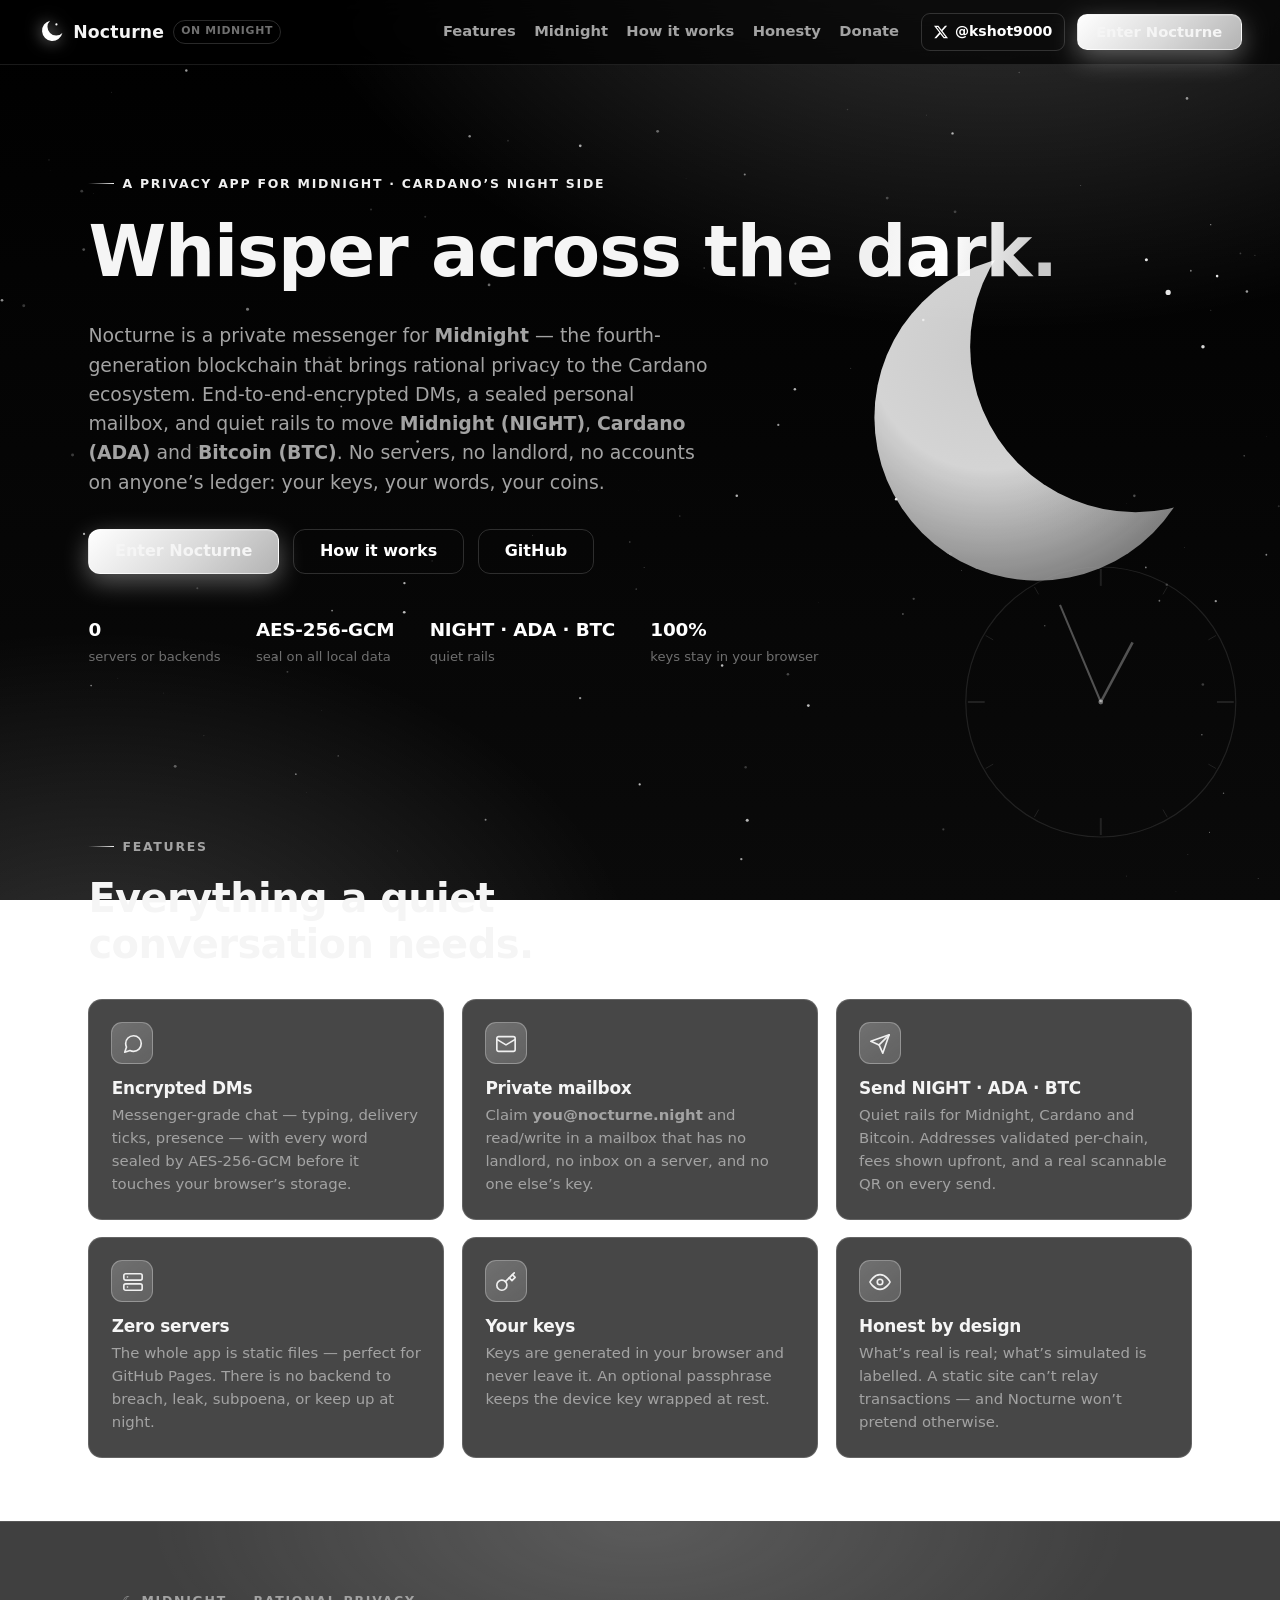
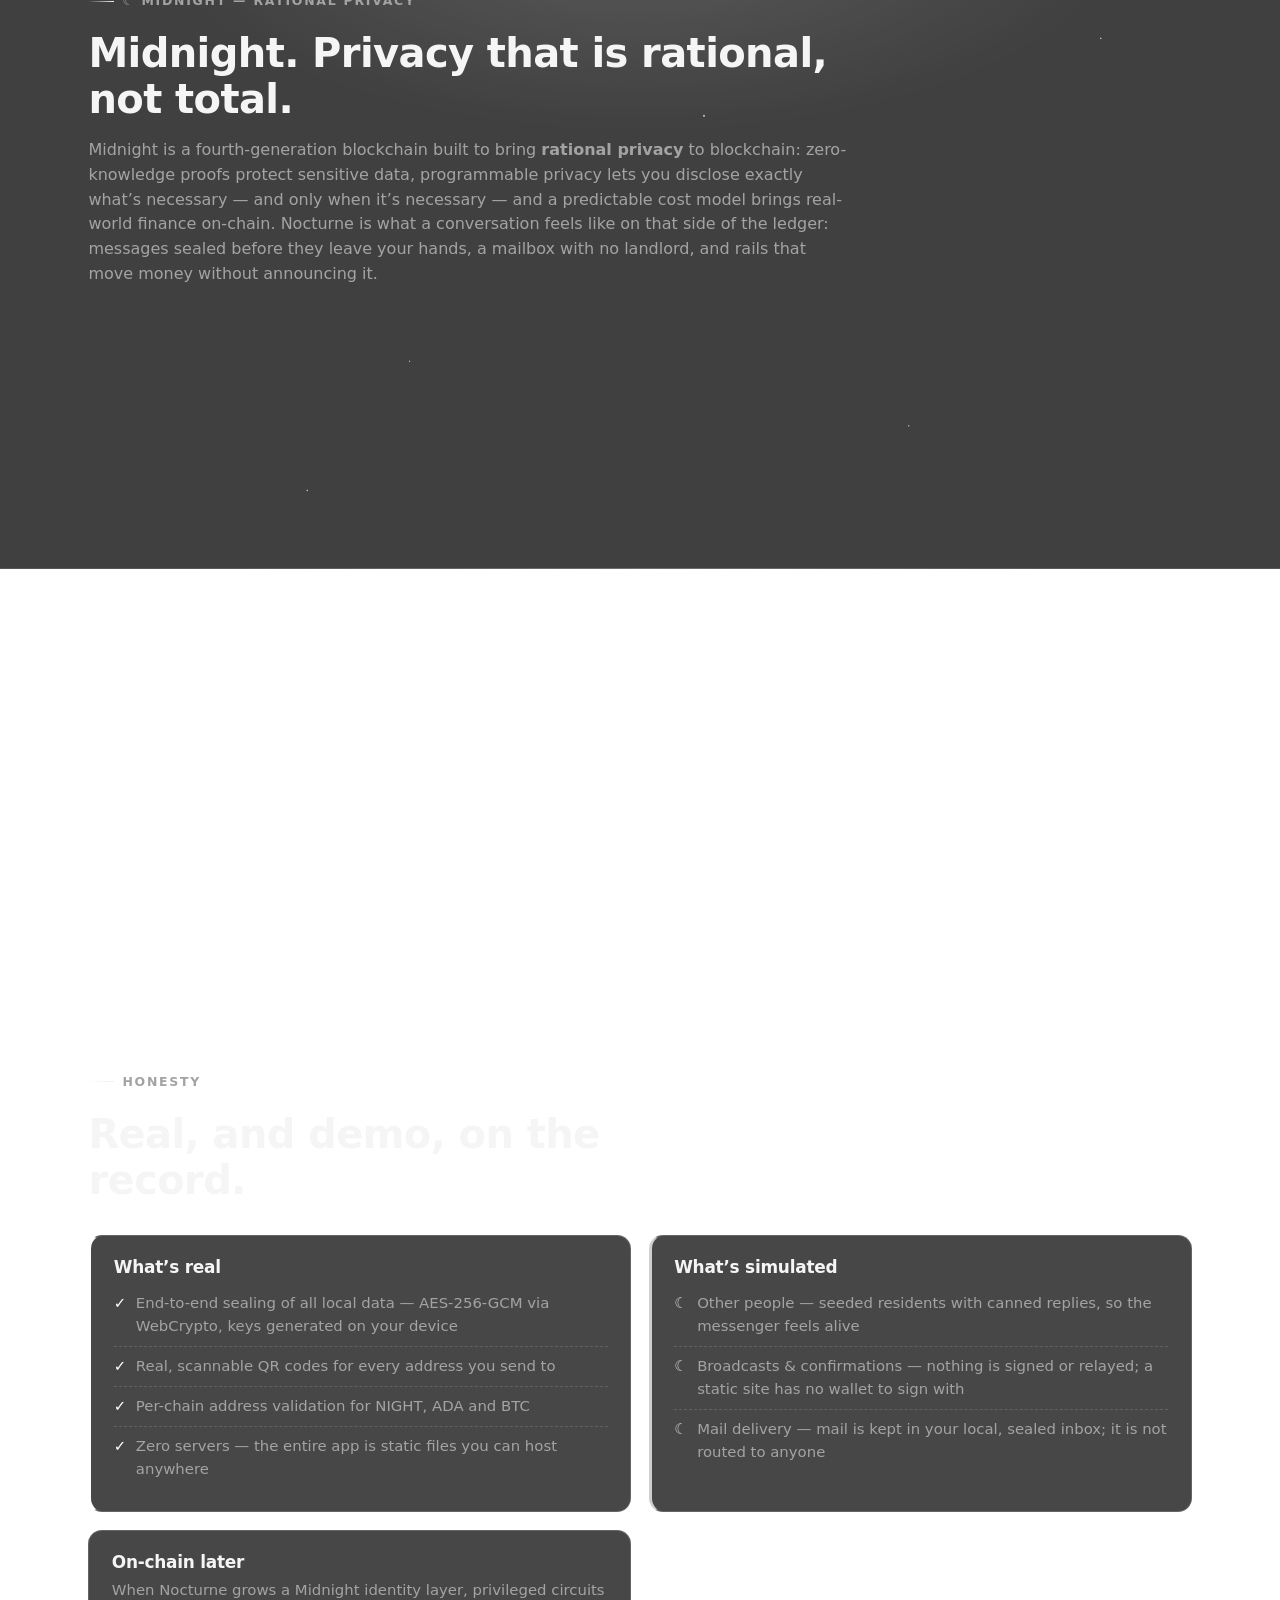
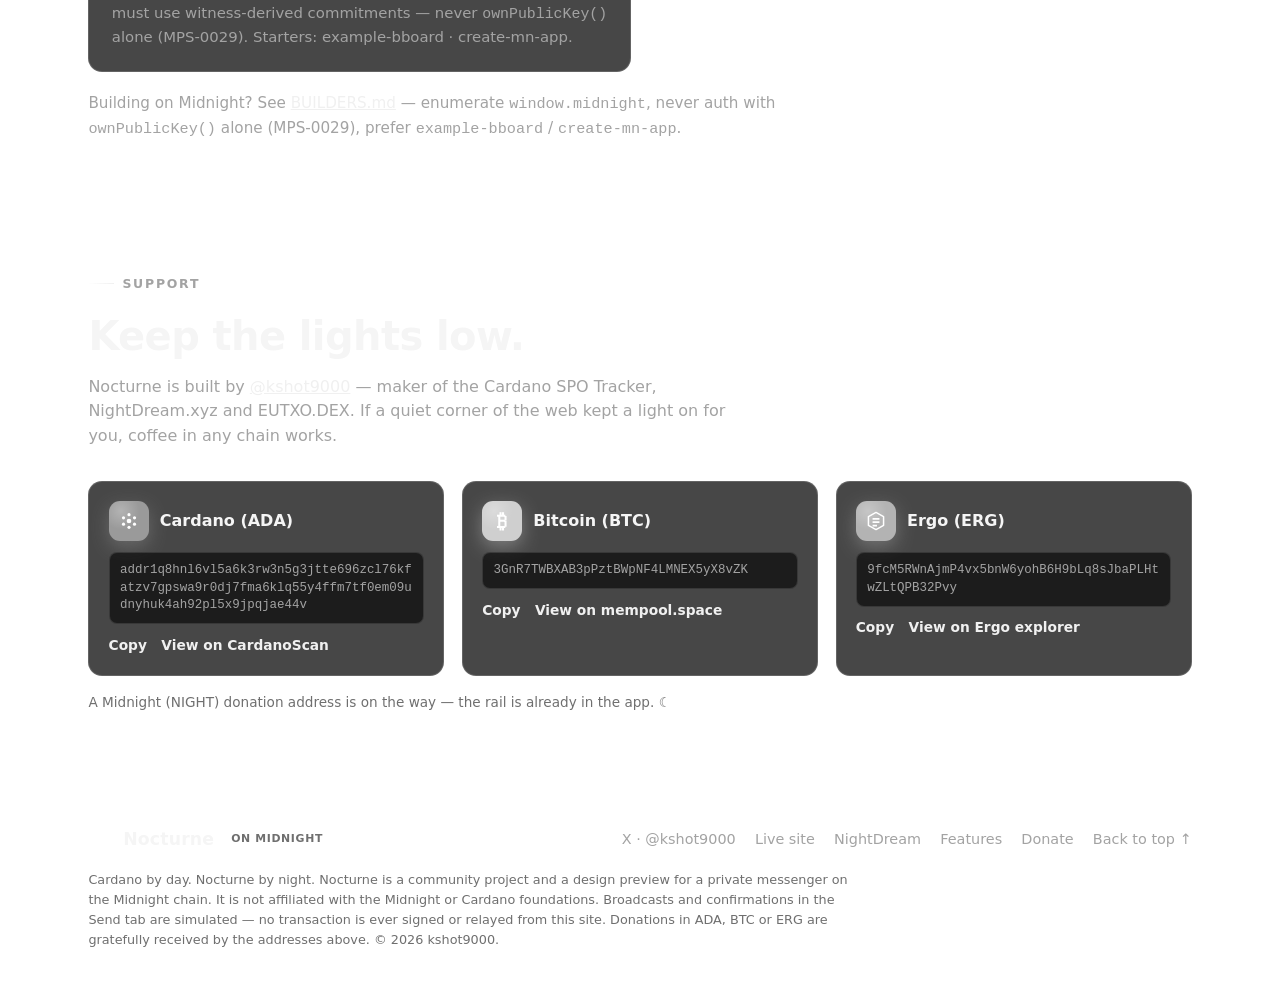
<file: index.html>
<!doctype html>
<html lang="en">
<head>
  <meta charset="utf-8">
  <meta name="viewport" content="width=device-width, initial-scale=1">
  <title>Nocturne — Private Messaging on Midnight</title>
  <meta name="description" content="Nocturne is a private messenger for the Midnight chain — end-to-end-encrypted DMs, a sealed personal mailbox, and quiet rails to send Midnight (NIGHT), Cardano (ADA) and Bitcoin (BTC). No servers. Your keys.">
  <meta property="og:title" content="Nocturne — Private Messaging on Midnight">
  <meta property="og:description" content="Cardano by day. Nocturne by night. Encrypted DMs, a private mailbox and quiet NIGHT · ADA · BTC rails. No servers, no landlord.">
  <meta property="og:type" content="website">
  <meta property="og:url" content="https://kshot3000.github.io/nocturne/">
  <meta name="theme-color" content="#000000">
  <link rel="icon" type="image/svg+xml" href="assets/favicon.svg">
  <link rel="stylesheet" href="css/style.css?v=1">
</head>
<body>

<canvas id="stars" aria-hidden="true"></canvas>

<!-- ============================================================
     LANDING
     ============================================================ -->
<div id="site">

  <header class="nav">
    <a class="brand" href="#top">
      <svg class="moon-mark" viewBox="0 0 24 24" fill="none" aria-hidden="true">
        <path d="M22.5 12.9A9.5 9.5 0 1 1 11.1 1.5a8 8 0 1 0 11.4 11.4Z" fill="#ffffff"/>
        <circle cx="17" cy="5" r="1" fill="#ffffff"/>
      </svg>
      Nocturne
      <span class="brand-tag">on Midnight</span>
    </a>

    <nav class="nav-links" id="nav-links" aria-label="Primary">
      <a href="#features">Features</a>
      <a href="#midnight">Midnight</a>
      <a href="#how">How it works</a>
      <a href="#honesty">Honesty</a>
      <a href="#donate">Donate</a>
    </nav>

    <div class="nav-actions">
      <a class="x-link" href="https://x.com/kshot9000" target="_blank" rel="noopener" aria-label="Nocturne on X">
        <svg width="14" height="14" viewBox="0 0 24 24" fill="currentColor" aria-hidden="true"><path d="M18.9 1.15h3.68l-8.04 9.19L24 22.85h-7.41l-5.8-7.58-6.64 7.58H.47l8.6-9.83L0 1.15h7.59l5.24 6.93ZM17.61 20.64h2.04L6.49 3.24H4.3Z"/></svg>
        @kshot9000
      </a>
      <button class="btn btn-primary" data-act="enter">Enter Nocturne</button>
      <button class="nav-burger" id="nav-burger" aria-label="Menu" aria-expanded="false" aria-controls="nav-links">☰</button>
    </div>
  </header>

  <main id="top">

    <!-- HERO -->
    <section class="hero">
      <p class="kicker">A privacy app for Midnight · Cardano’s night side</p>
      <h1>Whisper across the <span class="grad">dark.</span></h1>
      <p class="lede">
        Nocturne is a private messenger for <b>Midnight</b> — the fourth-generation
        blockchain that brings rational privacy to the Cardano ecosystem.
        End-to-end-encrypted DMs, a sealed personal mailbox, and quiet rails to move
        <b>Midnight (NIGHT)</b>, <b>Cardano (ADA)</b> and <b>Bitcoin (BTC)</b>.
        No servers, no landlord, no accounts on anyone’s ledger: your keys,
        your words, your coins.
      </p>
      <div class="hero-cta">
        <button class="btn btn-primary btn-lg" data-act="enter">Enter Nocturne</button>
        <a class="btn btn-ghost btn-lg" href="#how">How it works</a>
        <a class="btn btn-ghost btn-lg" href="https://github.com/Kshot3000/nocturne" target="_blank" rel="noopener">GitHub</a>
      </div>
      <ul class="hero-stats">
        <li><b>0</b><span>servers or backends</span></li>
        <li><b>AES-256-GCM</b><span>seal on all local data</span></li>
        <li><b>NIGHT · ADA · BTC</b><span>quiet rails</span></li>
        <li><b>100%</b><span>keys stay in your browser</span></li>
      </ul>

      <div class="hero-moon" aria-hidden="true">
        <svg viewBox="0 0 400 400" fill="none">
          <defs>
            <radialGradient id="mg" cx="35%" cy="30%" r="80%">
              <stop offset="0%" stop-color="#f5f5f5"/>
              <stop offset="45%" stop-color="#ffffff"/>
              <stop offset="100%" stop-color="#8a8a8a"/>
            </radialGradient>
            <mask id="cut">
              <rect width="400" height="400" fill="white"/>
              <circle cx="290" cy="140" r="152" fill="black"/>
            </mask>
          </defs>
          <circle cx="200" cy="205" r="150" fill="url(#mg)" mask="url(#cut)" opacity="0.92"/>
          <circle cx="320" cy="90" r="2.4" fill="#ffffff"/>
          <circle cx="352" cy="140" r="1.6" fill="#f0f0f0"/>
          <circle cx="300" cy="60" r="1.4" fill="#ffffff"/>
          <circle cx="365" cy="75" r="1.2" fill="#ffffff"/>
          <circle cx="120" cy="330" r="1.6" fill="#b3b3b3"/>
          <circle cx="70" cy="280" r="1.2" fill="#ffffff"/>
        </svg>
      </div>
    </section>

    <!-- FEATURES -->
    <section id="features" class="section">
      <header class="section-head reveal">
        <p class="kicker">Features</p>
        <h2>Everything a quiet conversation needs.</h2>
      </header>
      <div class="grid features-grid">
        <div class="card reveal">
          <div class="icon" aria-hidden="true">
            <svg width="22" height="22" viewBox="0 0 24 24" fill="none" stroke="currentColor" stroke-width="1.8" stroke-linecap="round" stroke-linejoin="round"><path d="M21 11.5a8.38 8.38 0 0 1-8.5 8.5 8.5 8.5 0 0 1-3.8-.9L3 21l1.9-5.7a8.38 8.38 0 0 1-.9-3.8 8.5 8.5 0 0 1 8.5-8.5 8.38 8.38 0 0 1 8.5 8.5z"/></svg>
          </div>
          <h3>Encrypted DMs</h3>
          <p>Messenger-grade chat — typing, delivery ticks, presence — with every word sealed by AES-256-GCM before it touches your browser’s storage.</p>
        </div>
        <div class="card reveal">
          <div class="icon" aria-hidden="true">
            <svg width="22" height="22" viewBox="0 0 24 24" fill="none" stroke="currentColor" stroke-width="1.8" stroke-linecap="round" stroke-linejoin="round"><rect x="2" y="4" width="20" height="16" rx="2"/><path d="m22 7-10 6L2 7"/></svg>
          </div>
          <h3>Private mailbox</h3>
          <p>Claim <b>you@nocturne.night</b> and read/write in a mailbox that has no landlord, no inbox on a server, and no one else’s key.</p>
        </div>
        <div class="card reveal">
          <div class="icon" aria-hidden="true">
            <svg width="22" height="22" viewBox="0 0 24 24" fill="none" stroke="currentColor" stroke-width="1.8" stroke-linecap="round" stroke-linejoin="round"><path d="m22 2-7 20-4-9-9-4Z"/><path d="M22 2 11 13"/></svg>
          </div>
          <h3>Send NIGHT · ADA · BTC</h3>
          <p>Quiet rails for Midnight, Cardano and Bitcoin. Addresses validated per-chain, fees shown upfront, and a real scannable QR on every send.</p>
        </div>
        <div class="card reveal">
          <div class="icon" aria-hidden="true">
            <svg width="22" height="22" viewBox="0 0 24 24" fill="none" stroke="currentColor" stroke-width="1.8" stroke-linecap="round" stroke-linejoin="round"><rect x="2" y="3" width="20" height="7" rx="2"/><rect x="2" y="14" width="20" height="7" rx="2"/><path d="M6 6.5h.01M6 17.5h.01"/></svg>
          </div>
          <h3>Zero servers</h3>
          <p>The whole app is static files — perfect for GitHub Pages. There is no backend to breach, leak, subpoena, or keep up at night.</p>
        </div>
        <div class="card reveal">
          <div class="icon" aria-hidden="true">
            <svg width="22" height="22" viewBox="0 0 24 24" fill="none" stroke="currentColor" stroke-width="1.8" stroke-linecap="round" stroke-linejoin="round"><circle cx="7.5" cy="15.5" r="5.5"/><path d="m21 2-9.6 9.6"/><path d="m15.5 7.5 3 3L22 7l-3-3"/></svg>
          </div>
          <h3>Your keys</h3>
          <p>Keys are generated in your browser and never leave it. An optional passphrase keeps the device key wrapped at rest.</p>
        </div>
        <div class="card reveal">
          <div class="icon" aria-hidden="true">
            <svg width="22" height="22" viewBox="0 0 24 24" fill="none" stroke="currentColor" stroke-width="1.8" stroke-linecap="round" stroke-linejoin="round"><path d="M1 12s4-8 11-8 11 8 11 8-4 8-11 8-11-8-11-8z"/><circle cx="12" cy="12" r="3"/></svg>
          </div>
          <h3>Honest by design</h3>
          <p>What’s real is real; what’s simulated is labelled. A static site can’t relay transactions — and Nocturne won’t pretend otherwise.</p>
        </div>
      </div>
    </section>

    <!-- MIDNIGHT -->
    <section id="midnight" class="section-dark">
      <div class="section" style="padding-top:clamp(3rem,7vh,5rem);padding-bottom:clamp(3rem,7vh,5rem)">
        <header class="section-head reveal" style="max-width:760px">
          <p class="kicker">☾ Midnight — rational privacy</p>
          <h2>Midnight. Privacy that is rational, not total.</h2>
          <p>
            Midnight is a fourth-generation blockchain built to bring <b>rational privacy</b>
            to blockchain: zero-knowledge proofs protect sensitive data, programmable privacy
            lets you disclose exactly what’s necessary — and only when it’s necessary — and a
            predictable cost model brings real-world finance on-chain.
            Nocturne is what a conversation feels like on that side of the ledger:
            messages sealed before they leave your hands, a mailbox with no landlord,
            and rails that move money without announcing it.
          </p>
        </header>
        <div class="grid mid-cards">
          <div class="card mid-card reveal">
            <span class="num" aria-hidden="true">1</span>
            <div>
              <h3>Programmable privacy</h3>
              <p class="muted">All user data stays shielded; only what’s necessary is disclosed, when it’s necessary. Nocturne lives at “private” by default.</p>
            </div>
          </div>
          <div class="card mid-card reveal">
            <span class="num" aria-hidden="true">2</span>
            <div>
              <h3>NIGHT → DUST economy</h3>
              <p class="muted">NIGHT is Midnight’s utility token — it continuously generates DUST, the resource that powers transactions. Predictable costs, every time.</p>
            </div>
          </div>
          <div class="card mid-card reveal">
            <span class="num" aria-hidden="true">3</span>
            <div>
              <h3>Dual-state ledger</h3>
              <p class="muted">A hybrid model: UTXOs and account-state contracts update in one atomic step, with a public on-chain state and a private local state linked by ZK proofs.</p>
            </div>
          </div>
        </div>
      </div>
    </section>

    <!-- HOW IT WORKS -->
    <section id="how" class="section">
      <header class="section-head reveal">
        <p class="kicker">How it works</p>
        <h2>Three steps into the dark.</h2>
      </header>
      <div class="steps">
        <div class="card step reveal">
          <span class="n">Step 1 · Identity</span>
          <h3>Create your handle</h3>
          <p>Pick a handle, set a passphrase (optional), and your sealed mailbox <b>you@nocturne.night</b> comes alive — right in this browser.</p>
        </div>
        <div class="card step reveal">
          <span class="n">Step 2 · Channel</span>
          <h3>Pick your channel</h3>
          <p>A DM, a mail note, or a send of NIGHT, ADA or BTC. Every channel validates, seals and keeps its own record locally.</p>
        </div>
        <div class="card step reveal">
          <span class="n">Step 3 · Send</span>
          <h3>Send into the dark</h3>
          <p>Review with a real scannable QR, broadcast, and watch the (simulated) confirmation land in Activity.</p>
        </div>
      </div>
    </section>

    <!-- HONESTY -->
    <section id="honesty" class="section">
      <header class="section-head reveal">
        <p class="kicker">Honesty</p>
        <h2>Real, and demo, on the record.</h2>
      </header>
      <div class="grid honesty-grid">
        <div class="card h-card reveal">
          <h3>What’s real</h3>
          <ul class="h-list">
            <li><span class="mark">✓</span> End-to-end sealing of all local data — AES-256-GCM via WebCrypto, keys generated on your device</li>
            <li><span class="mark">✓</span> Real, scannable QR codes for every address you send to</li>
            <li><span class="mark">✓</span> Per-chain address validation for NIGHT, ADA and BTC</li>
            <li><span class="mark">✓</span> Zero servers — the entire app is static files you can host anywhere</li>
          </ul>
        </div>
        <div class="card h-card sim reveal">
          <h3>What’s simulated</h3>
          <ul class="h-list">
            <li><span class="mark">☾</span> Other people — seeded residents with canned replies, so the messenger feels alive</li>
            <li><span class="mark">☾</span> Broadcasts &amp; confirmations — nothing is signed or relayed; a static site has no wallet to sign with</li>
            <li><span class="mark">☾</span> Mail delivery — mail is kept in your local, sealed inbox; it is not routed to anyone</li>
          </ul>
        </div>
      
        <div class="card">
          <h3>On-chain later</h3>
          <p>When Nocturne grows a Midnight identity layer, privileged circuits must use witness-derived commitments —
          never <code>ownPublicKey()</code> alone (MPS-0029). Starters: example-bboard · create-mn-app.</p>
        </div>
      </div>
      <p class="muted" style="margin:1.25rem 0 0;max-width:720px;font-size:0.95rem">
        Building on Midnight? See <a href="BUILDERS.md">BUILDERS.md</a> —
        enumerate <code>window.midnight</code>, never auth with <code>ownPublicKey()</code> alone (MPS-0029),
        prefer <code>example-bboard</code> / <code>create-mn-app</code>.
      </p>
    </section>

    <!-- DONATE -->
    <section id="donate" class="section">
      <header class="section-head reveal">
        <p class="kicker">Support</p>
        <h2>Keep the lights low.</h2>
        <p>
          Nocturne is built by <a href="https://x.com/kshot9000" target="_blank" rel="noopener">@kshot9000</a> —
          maker of the Cardano SPO Tracker, NightDream.xyz and EUTXO.DEX.
          If a quiet corner of the web kept a light on for you, coffee in any chain works.
        </p>
      </header>
      <div class="donate-grid">
        <div class="donation reveal" style="--c:#9a9a9a">
          <div class="don-top">
            <span class="don-icon" style="--c:#9a9a9a" aria-hidden="true">
              <svg viewBox="0 0 32 32" width="22" height="22"><g fill="#fff"><circle cx="16" cy="16" r="3.4"/><circle cx="16" cy="6.8" r="2.3"/><circle cx="24" cy="11.4" r="2.3"/><circle cx="24" cy="20.6" r="2.3"/><circle cx="16" cy="25.2" r="2.3"/><circle cx="8" cy="20.6" r="2.3"/><circle cx="8" cy="11.4" r="2.3"/></g></svg>
            </span>
            <span class="don-label">Cardano (ADA)</span>
          </div>
          <code class="don-addr">addr1q8hnl6vl5a6k3rw3n5g3jtte696zcl76kfatzv7gpswa9r0dj7fma6klq55y4ffm7tf0em09udnyhuk4ah92pl5x9jpqjae44v</code>
          <div class="don-actions">
            <button class="link" data-copy="addr1q8hnl6vl5a6k3rw3n5g3jtte696zcl76kfatzv7gpswa9r0dj7fma6klq55y4ffm7tf0em09udnyhuk4ah92pl5x9jpqjae44v" data-label="ADA address">Copy</button>
            <a class="link" href="https://cardanoscan.io/addresses/addr1q8hnl6vl5a6k3rw3n5g3jtte696zcl76kfatzv7gpswa9r0dj7fma6klq55y4ffm7tf0em09udnyhuk4ah92pl5x9jpqjae44v" target="_blank" rel="noopener">View on CardanoScan</a>
          </div>
        </div>
        <div class="donation reveal" style="--c:#cfcfcf">
          <div class="don-top">
            <span class="don-icon" style="--c:#cfcfcf" aria-hidden="true">₿</span>
            <span class="don-label">Bitcoin (BTC)</span>
          </div>
          <code class="don-addr">3GnR7TWBXAB3pPztBWpNF4LMNEX5yX8vZK</code>
          <div class="don-actions">
            <button class="link" data-copy="3GnR7TWBXAB3pPztBWpNF4LMNEX5yX8vZK" data-label="BTC address">Copy</button>
            <a class="link" href="https://mempool.space/address/3GnR7TWBXAB3pPztBWpNF4LMNEX5yX8vZK" target="_blank" rel="noopener">View on mempool.space</a>
          </div>
        </div>
        <div class="donation reveal" style="--c:#b3b3b3">
          <div class="don-top">
            <span class="don-icon" style="--c:#b3b3b3" aria-hidden="true">
              <svg viewBox="0 0 32 32" width="22" height="22"><path d="M16 3.5 27 9.75v12.5L16 28.5 5 22.25V9.75z" fill="none" stroke="#fff" stroke-width="2.2" stroke-linejoin="round"/><path d="M11 11.6h10v2.5H11zm0 4.9h10v2.5H11zm0 4.9h6.4v2.5H11z" fill="#fff"/></svg>
            </span>
            <span class="don-label">Ergo (ERG)</span>
          </div>
          <code class="don-addr">9fcM5RWnAjmP4vx5bnW6yohB6H9bLq8sJbaPLHtwZLtQPB32Pvy</code>
          <div class="don-actions">
            <button class="link" data-copy="9fcM5RWnAjmP4vx5bnW6yohB6H9bLq8sJbaPLHtwZLtQPB32Pvy" data-label="ERG address">Copy</button>
            <a class="link" href="https://explorer.ergoplatform.com/addresses/9fcM5RWnAjmP4vx5bnW6yohB6H9bLq8sJbaPLHtwZLtQPB32Pvy" target="_blank" rel="noopener">View on Ergo explorer</a>
          </div>
        </div>
      </div>
      <p class="don-note reveal" style="margin-top:1rem">
        A Midnight (NIGHT) donation address is on the way — the rail is already in the app. ☾
      </p>
    </section>
  </main>

  <footer>
    <div class="foot-row">
      <a class="brand" href="#top">
        <svg class="moon-mark" viewBox="0 0 24 24" fill="none" aria-hidden="true">
          <path d="M22.5 12.9A9.5 9.5 0 1 1 11.1 1.5a8 8 0 1 0 11.4 11.4Z" fill="#ffffff"/>
        </svg>
        Nocturne
        <span class="brand-tag">on Midnight</span>
      </a>
      <div class="foot-links">
        <a href="https://x.com/kshot9000" target="_blank" rel="noopener">X · @kshot9000</a>
        <a href="https://kshot3000.github.io/nocturne/" target="_blank" rel="noopener">Live site</a>
        <a href="https://nightdream.xyz/" target="_blank" rel="noopener">NightDream</a>
        <a href="#features">Features</a>
        <a href="#donate">Donate</a>
        <a href="#top">Back to top ↑</a>
      </div>
    </div>
    <p class="foot-legal">
      Cardano by day. Nocturne by night. Nocturne is a community project and a design preview for a
      private messenger on the Midnight chain. It is not affiliated with the Midnight or Cardano
      foundations. Broadcasts and confirmations in the Send tab are simulated — no transaction is
      ever signed or relayed from this site. Donations in ADA, BTC or ERG are gratefully received
      by the addresses above. © <span id="year">2026</span> kshot9000.
    </p>
  </footer>
</div>

<!-- ============================================================
     APP
     ============================================================ -->
<div id="app" class="app hidden" aria-hidden="true">
  <header class="app-bar">
    <a class="brand" href="#top" data-act="to-site">
      <svg class="moon-mark" viewBox="0 0 24 24" fill="none" aria-hidden="true">
        <path d="M22.5 12.9A9.5 9.5 0 1 1 11.1 1.5a8 8 0 1 0 11.4 11.4Z" fill="#ffffff"/>
      </svg>
      Nocturne
    </a>

    <div class="app-id">
      <span class="avatar sm" id="app-avatar">N</span>
      <span class="who">
        <b id="app-handle">@you</b>
        <small id="app-mailbox">you@nocturne.night</small>
      </span>
      <span class="badge-lock" id="app-lock">🔒 AES-256-GCM</span>
    </div>

    <div class="app-actions">
      <button class="link" data-act="ask-clear">Clear local data</button>
      <button class="btn btn-ghost" data-act="to-site">← Site</button>
    </div>
  </header>

  <div class="app-body">
    <aside class="app-side">
      <div class="tabs" role="tablist" aria-label="Sections">
        <button class="tab-btn active" data-act="tab" data-tab="messages" role="tab" aria-selected="true"><span class="ti">💬</span>Chats</button>
        <button class="tab-btn" data-act="tab" data-tab="mail" role="tab" aria-selected="false"><span class="ti">✉</span>Mail</button>
        <button class="tab-btn" data-act="tab" data-tab="send" role="tab" aria-selected="false"><span class="ti">☾</span>Send</button>
        <button class="tab-btn" data-act="tab" data-tab="activity" role="tab" aria-selected="false"><span class="ti">≡</span>Activity</button>
      </div>
      <div class="side-list" id="side-list"></div>
    </aside>
    <main class="app-main" id="app-main"></main>
  </div>
</div>

<!-- ============================================================
     MODALS
     ============================================================ -->

<!-- Onboarding -->
<div id="m-onboard" class="modal hidden" aria-hidden="true" role="dialog" aria-modal="true" aria-label="Create your Nocturne identity">
  <div class="modal-card">
    <h2>Create your Nocturne identity</h2>
    <p class="sub">Everything is generated in this browser. A device key is minted here, and all your chats, mail and sends are sealed with it before storage.</p>
    <form id="ob-form" novalidate>
      <label>Handle
        <span class="handle-row">
          <span class="handle-prefix">@</span>
          <input id="ob-handle" type="text" autocomplete="off" spellcheck="false" placeholder="stargazer" maxlength="24">
        </span>
      </label>
      <div class="mailbox-preview" id="ob-mailbox">yourhandle@nocturne.night</div>
      <label>Passphrase <span class="faint">(optional, recommended)</span>
        <input id="ob-pass" type="password" autocomplete="new-password" placeholder="locks your sealed data">
      </label>
      <label>Confirm passphrase
        <input id="ob-pass2" type="password" autocomplete="new-password" placeholder="once again">
      </label>
      <p class="hint">With a passphrase, your device key stays wrapped in this browser. Without one, it is stored in plain local storage — fine for a demo, less so for secrets.</p>
      <div class="modal-actions">
        <button type="button" class="btn btn-ghost" data-close="m-onboard">Cancel</button>
        <button type="submit" class="btn btn-primary" id="ob-go">Enter Nocturne</button>
      </div>
    </form>
  </div>
</div>

<!-- Unlock -->
<div id="m-unlock" class="modal hidden" aria-hidden="true" role="dialog" aria-modal="true" aria-label="Unlock Nocturne">
  <div class="modal-card">
    <h2>Unlock Nocturne</h2>
    <p class="sub">Your sealed data is locked with a passphrase. Enter it to unwrap your device key — the key itself is never stored in plain form.</p>
    <form id="ul-form" novalidate>
      <label>Passphrase
        <input id="ul-pass" type="password" autocomplete="current-password" placeholder="••••••••">
      </label>
      <div class="modal-actions">
        <button type="button" class="btn btn-ghost" data-close="m-unlock">Cancel</button>
        <button type="submit" class="btn btn-primary">Unlock</button>
      </div>
    </form>
    <p class="hint" style="margin-top:1rem;margin-bottom:0">Forgot it? The seal cannot be broken — that’s the point. You can erase local data and start fresh.</p>
    <button class="link" id="ul-reset" style="color:var(--bad)">Erase local data &amp; start over</button>
  </div>
</div>

<!-- New chat -->
<div id="m-newchat" class="modal hidden" aria-hidden="true" role="dialog" aria-modal="true" aria-label="New chat">
  <div class="modal-card">
    <h2>New chat</h2>
    <p class="sub">Demo mode: any handle becomes a resident. Seeded residents: @nocturne, @moon_whisper, @ada_dev, @btc_ghost.</p>
    <form id="nc-form" novalidate>
      <label>Handle
        <span class="handle-row">
          <span class="handle-prefix">@</span>
          <input id="nc-handle" type="text" autocomplete="off" spellcheck="false" placeholder="moon_whisper" maxlength="24">
        </span>
      </label>
      <div class="modal-actions">
        <button type="button" class="btn btn-ghost" data-close="m-newchat">Cancel</button>
        <button type="submit" class="btn btn-primary">Create chat</button>
      </div>
    </form>
  </div>
</div>

<!-- Compose mail -->
<div id="m-compose" class="modal hidden" aria-hidden="true" role="dialog" aria-modal="true" aria-label="Compose mail">
  <div class="modal-card">
    <h2>Compose</h2>
    <p class="sub">From <b id="cm-from"></b> · mail is sealed and kept locally; mail to your own handle also lands in your inbox.</p>
    <form id="compose-form" novalidate>
      <label>To
        <input id="cm-to" type="text" autocomplete="off" spellcheck="false" placeholder="someone@nocturne.night">
      </label>
      <label>Subject
        <input id="cm-subj" type="text" maxlength="140" placeholder="a quiet hello">
      </label>
      <label>Message
        <textarea id="cm-body" maxlength="4000" placeholder="The dark is a good listener…"></textarea>
      </label>
      <div class="modal-actions">
        <button type="button" class="btn btn-ghost" data-close="m-compose">Cancel</button>
        <button type="submit" class="btn btn-primary">Send mail</button>
      </div>
    </form>
  </div>
</div>

<!-- Review send -->
<div id="m-review" class="modal hidden" aria-hidden="true" role="dialog" aria-modal="true" aria-label="Review send">
  <div class="modal-card wide">
    <div class="rv-head">
      <span class="rv-coin" id="rv-asset-dot" style="--c:#ffffff">☾</span>
      <div>
        <h2>Review this send</h2>
        <small>Sealed before broadcast · confirmation is simulated</small>
      </div>
    </div>

    <div class="rv-qr" id="rv-qr" aria-label="Recipient address QR code"></div>

    <div class="rv-rows">
      <div class="rv-row"><span>From</span><b id="rv-from">@you</b></div>
      <div class="rv-row"><span>To</span><b class="rv-addr" id="rv-addr-full">—</b></div>
      <div class="rv-row"><span>Amount</span><b id="rv-amount">—</b></div>
      <div class="rv-row"><span>Network fee (demo)</span><b id="rv-fee">—</b></div>
      <div class="rv-row"><span>Memo</span><b id="rv-memo">—</b></div>
    </div>
    <div style="display:flex;gap:.6rem;margin-bottom:1rem">
      <button class="link" id="rv-copy">📋 Copy address</button>
    </div>

    <div id="rv-progress">
      <div class="steps-box">
        <div class="step"><span class="mk"></span><b>Sealing payload (AES-256-GCM)</b></div>
        <div class="step"><span class="mk"></span><b>Broadcasting</b></div>
        <div class="step"><span class="mk"></span><b>1 confirmation (simulated)</b></div>
      </div>
      <div class="modal-actions">
        <button type="button" class="btn btn-ghost" data-close="m-review">Cancel</button>
        <button type="button" class="btn btn-primary" id="rv-broadcast">Broadcast (simulated)</button>
      </div>
    </div>

    <div id="rv-success" class="rv-success hidden">
      <div class="big" aria-hidden="true">✓</div>
      <h2>Sent into the dark</h2>
      <p class="muted">Simulated broadcast recorded in Activity. No transaction was relayed — this is a static site.</p>
      <div class="hash-box" id="tx-hash" title="Click to copy">0x…</div>
      <div class="modal-actions">
        <button type="button" class="btn btn-ghost" data-close="m-review">Close</button>
        <button type="button" class="btn btn-primary" id="rv-done">Open Activity</button>
      </div>
    </div>
  </div>
</div>

<!-- Clear data -->
<div id="m-clear" class="modal hidden" aria-hidden="true" role="dialog" aria-modal="true" aria-label="Clear local data">
  <div class="modal-card">
    <h2>Clear local data?</h2>
    <p class="sub">This erases your identity, chats, mail and activity from this browser’s storage. There is no server copy — it is gone.</p>
    <div class="modal-actions">
      <button type="button" class="btn btn-ghost" data-close="m-clear">Keep it</button>
      <button type="button" class="btn btn-danger" id="clear-go">Erase everything</button>
    </div>
  </div>
</div>

<div id="toast" class="toast" role="status" aria-live="polite"></div>

<script src="js/vendor/qrcode.js?v=1"></script>
<script src="js/data.js?v=2"></script>
<script src="js/crypto.js?v=1"></script>
<script src="js/app.js?v=1"></script>
</body>
</html>
</file>
<file: css/style.css>
/* ============================================================
   Nocturne — private messaging on Midnight
   Dark cosmic design system. No fonts, no frameworks.
   ============================================================ */

:root {
  --bg0: #000000;
  --bg1: #0a0a0a;
  --panel: rgba(0, 0, 0, 0.72);
  --panel-solid: #0f0f0f;
  --line: rgba(255, 255, 255, 0.16);
  --line-strong: rgba(255, 255, 255, 0.34);
  --violet: #ffffff;
  --violet-soft: #f0f0f0;
  --violet-dim: #b3b3b3;
  --moon: #ffffff;
  --text: #f5f5f5;
  --muted: #a3a3a3;
  --faint: #6f6f6f;
  --ada: #9a9a9a;
  --btc: #cfcfcf;
  --ok: #ffffff;
  --bad: #d9d9d9;
  --radius: 14px;
  --shadow: 0 18px 50px rgba(0, 0, 0, 0.55);
  --font: "Inter", "Segoe UI", system-ui, -apple-system, Roboto, "Helvetica Neue", Arial, sans-serif;
  --mono: "Cascadia Code", "JetBrains Mono", Consolas, "SF Mono", Menlo, monospace;
}

* { box-sizing: border-box; }

html { scroll-behavior: smooth; }

body {
  margin: 0;
  font-family: var(--font);
  color: var(--text);
  background:
    radial-gradient(1200px 700px at 78% -10%, rgba(255, 255, 255, 0.22), transparent 60%),
    radial-gradient(900px 600px at 8% 110%, rgba(255, 255, 255, 0.16), transparent 60%),
    linear-gradient(180deg, var(--bg0) 0%, var(--bg1) 100%);
  background-attachment: fixed;
  min-height: 100vh;
  -webkit-font-smoothing: antialiased;
  line-height: 1.55;
}

#stars {
  position: fixed;
  inset: 0;
  width: 100%;
  height: 100%;
  z-index: 0;
  pointer-events: none;
}

#site, #app { position: relative; z-index: 1; }

.hidden { display: none !important; }

::selection { background: rgba(255, 255, 255, 0.35); }

a { color: var(--violet-soft); }

h1, h2, h3 { line-height: 1.15; margin: 0 0 0.4em; letter-spacing: -0.015em; }
h1 { font-size: clamp(2.5rem, 6vw, 4.4rem); font-weight: 800; }
h2 { font-size: clamp(1.7rem, 3.4vw, 2.5rem); font-weight: 750; }
h3 { font-size: 1.06rem; font-weight: 650; }

p { margin: 0 0 1em; }

.muted { color: var(--muted); }
.faint { color: var(--faint); }

/* ---------- buttons ---------- */
.btn {
  appearance: none;
  border: 1px solid transparent;
  border-radius: 10px;
  padding: 0.62rem 1.15rem;
  font: 600 0.92rem/1 var(--font);
  color: var(--text);
  background: rgba(255, 255, 255, 0.10);
  cursor: pointer;
  transition: transform 0.15s ease, box-shadow 0.2s ease, background 0.2s ease, border-color 0.2s ease;
  text-decoration: none;
  display: inline-flex;
  align-items: center;
  gap: 0.5rem;
  white-space: nowrap;
}
.btn:hover { transform: translateY(-1px); background: rgba(255, 255, 255, 0.16); }
.btn:active { transform: translateY(0); }
.btn:disabled { opacity: 0.45; cursor: not-allowed; transform: none; }

.btn-primary {
  background: linear-gradient(135deg, #ffffff 0%, #d9d9d9 55%, #b3b3b3 100%);
  border-color: rgba(255, 255, 255, 0.5);
  box-shadow: 0 8px 26px rgba(255, 255, 255, 0.35), inset 0 1px 0 rgba(255, 255, 255, 0.22);
}
.btn-primary:hover { box-shadow: 0 12px 34px rgba(255, 255, 255, 0.5); }

.btn-ghost { background: transparent; border-color: var(--line); color: var(--moon); }
.btn-ghost:hover { border-color: var(--line-strong); background: rgba(255, 255, 255, 0.08); }

.btn-lg { padding: 0.85rem 1.6rem; font-size: 1rem; border-radius: 12px; }

.btn-danger {
  background: rgba(255, 255, 255, 0.12);
  border-color: rgba(255, 255, 255, 0.4);
  color: #d0d0d0;
}
.btn-danger:hover { background: rgba(255, 255, 255, 0.2); }

.link {
  appearance: none;
  border: 0;
  background: none;
  color: var(--violet-soft);
  font: 600 0.86rem/1 var(--font);
  cursor: pointer;
  padding: 0.2rem 0;
  text-decoration: none;
}
.link:hover { text-decoration: underline; color: #ececec; }

.icon-btn {
  appearance: none;
  border: 1px solid var(--line);
  background: rgba(255, 255, 255, 0.08);
  color: var(--moon);
  width: 34px;
  height: 34px;
  border-radius: 9px;
  font-size: 1.05rem;
  cursor: pointer;
  display: inline-flex;
  align-items: center;
  justify-content: center;
}
.icon-btn:hover { border-color: var(--line-strong); }

/* ---------- nav ---------- */
.nav {
  position: sticky;
  top: 0;
  z-index: 50;
  display: flex;
  align-items: center;
  gap: 1.4rem;
  padding: 0.8rem clamp(1rem, 4vw, 2.4rem);
  background: rgba(0, 0, 0, 0.7);
  backdrop-filter: blur(14px);
  -webkit-backdrop-filter: blur(14px);
  border-bottom: 1px solid rgba(255, 255, 255, 0.1);
}

.brand {
  display: inline-flex;
  align-items: center;
  gap: 0.55rem;
  color: var(--text);
  text-decoration: none;
  font-weight: 750;
  font-size: 1.08rem;
  letter-spacing: 0.01em;
}
.brand .moon-mark {
  width: 26px;
  height: 26px;
  filter: drop-shadow(0 0 8px rgba(255, 255, 255, 0.6));
}
.brand-tag {
  font-size: 0.68rem;
  font-weight: 600;
  color: var(--faint);
  border: 1px solid var(--line);
  padding: 0.14rem 0.45rem;
  border-radius: 999px;
  letter-spacing: 0.06em;
  text-transform: uppercase;
}

.nav-links {
  display: flex;
  gap: 1.15rem;
  margin-left: auto;
}
.nav-links a {
  color: var(--muted);
  text-decoration: none;
  font-size: 0.92rem;
  font-weight: 550;
}
.nav-links a:hover { color: var(--text); }

.nav-actions { display: flex; align-items: center; gap: 0.7rem; }

.x-link {
  display: inline-flex;
  align-items: center;
  gap: 0.4rem;
  color: var(--moon);
  text-decoration: none;
  font-size: 0.88rem;
  font-weight: 600;
  padding: 0.45rem 0.75rem;
  border: 1px solid var(--line);
  border-radius: 9px;
}
.x-link:hover { border-color: var(--line-strong); background: rgba(255, 255, 255, 0.08); }

.nav-burger {
  display: none;
  appearance: none;
  border: 1px solid var(--line);
  background: rgba(255, 255, 255, 0.08);
  color: var(--moon);
  border-radius: 9px;
  font-size: 1.1rem;
  width: 38px;
  height: 36px;
  cursor: pointer;
}

/* ---------- hero ---------- */
.hero {
  position: relative;
  padding: clamp(4rem, 9vh, 7rem) clamp(1rem, 4vw, 2.4rem) clamp(3.5rem, 8vh, 6rem);
  max-width: 1180px;
  margin: 0 auto;
  min-height: 78vh;
  display: flex;
  flex-direction: column;
  justify-content: center;
  overflow: hidden;
}

.kicker {
  display: inline-flex;
  align-items: center;
  gap: 0.5rem;
  font-size: 0.78rem;
  font-weight: 700;
  letter-spacing: 0.14em;
  text-transform: uppercase;
  color: var(--violet-soft);
  margin-bottom: 1.2rem;
}
.kicker::before {
  content: "";
  width: 26px;
  height: 1px;
  background: linear-gradient(90deg, transparent, var(--violet-soft));
}

.hero h1 .grad {
  background: linear-gradient(100deg, #f0f0f0 10%, #ffffff 45%, #c9c9c9 90%);
  -webkit-background-clip: text;
  background-clip: text;
  color: transparent;
}

.lede {
  max-width: 620px;
  color: var(--muted);
  font-size: clamp(1.02rem, 1.6vw, 1.18rem);
  margin-bottom: 2rem;
}

.hero-cta { display: flex; flex-wrap: wrap; gap: 0.9rem; margin-bottom: 2.6rem; }

.hero-stats {
  list-style: none;
  display: flex;
  flex-wrap: wrap;
  gap: 2.2rem;
  margin: 0;
  padding: 0;
}
.hero-stats li { display: flex; flex-direction: column; gap: 0.15rem; }
.hero-stats b { font-size: 1.15rem; letter-spacing: -0.01em; color: var(--moon); }
.hero-stats span { font-size: 0.82rem; color: var(--faint); }

.hero-moon {
  position: absolute;
  right: clamp(-120px, -2vw, 40px);
  top: 50%;
  transform: translateY(-50%);
  width: clamp(220px, 34vw, 460px);
  opacity: 0.9;
  pointer-events: none;
  animation: floaty 9s ease-in-out infinite;
}
@keyframes floaty {
  0%, 100% { transform: translateY(-50%); }
  50% { transform: translateY(calc(-50% - 14px)); }
}

/* ---------- sections ---------- */
.section {
  max-width: 1180px;
  margin: 0 auto;
  padding: clamp(3rem, 7vh, 5rem) clamp(1rem, 4vw, 2.4rem);
}

.section-head { margin-bottom: 2rem; max-width: 640px; }
.section-head p { color: var(--muted); }

.grid { display: grid; gap: 1.1rem; }
.features-grid { grid-template-columns: repeat(3, 1fr); }

.card {
  background: var(--panel);
  border: 1px solid var(--line);
  border-radius: var(--radius);
  padding: 1.4rem;
  backdrop-filter: blur(8px);
  -webkit-backdrop-filter: blur(8px);
  transition: transform 0.18s ease, border-color 0.2s ease, box-shadow 0.25s ease;
}
.card:hover {
  transform: translateY(-3px);
  border-color: var(--line-strong);
  box-shadow: 0 14px 40px rgba(0, 0, 0, 0.5), 0 0 0 1px rgba(255, 255, 255, 0.08);
}
.card .icon {
  width: 42px;
  height: 42px;
  border-radius: 11px;
  display: flex;
  align-items: center;
  justify-content: center;
  font-size: 1.25rem;
  margin-bottom: 0.9rem;
  background: linear-gradient(145deg, rgba(255, 255, 255, 0.22), rgba(255, 255, 255, 0.14));
  border: 1px solid rgba(255, 255, 255, 0.28);
  color: var(--violet-soft);
}
.card h3 { margin-bottom: 0.35rem; }
.card p { color: var(--muted); font-size: 0.93rem; margin: 0; }

/* midnight section */
.section-dark {
  position: relative;
  max-width: none;
  background:
    radial-gradient(700px 300px at 50% 0%, rgba(255, 255, 255, 0.14), transparent 70%),
    rgba(0, 0, 0, 0.75);
  border-top: 1px solid rgba(255, 255, 255, 0.12);
  border-bottom: 1px solid rgba(255, 255, 255, 0.12);
}
.section-dark .inner { max-width: 1180px; margin: 0 auto; }
.section-dark::before,
.section-dark::after {
  content: "";
  position: absolute;
  inset: 0;
  pointer-events: none;
  background-image:
    radial-gradient(1px 1px at 12% 22%, rgba(255, 255, 255, 0.7), transparent 100%),
    radial-gradient(1px 1px at 32% 68%, rgba(255, 255, 255, 0.5), transparent 100%),
    radial-gradient(1.5px 1.5px at 55% 30%, rgba(255, 255, 255, 0.6), transparent 100%),
    radial-gradient(1px 1px at 71% 78%, rgba(255, 255, 255, 0.55), transparent 100%),
    radial-gradient(1px 1px at 86% 18%, rgba(255, 255, 255, 0.65), transparent 100%),
    radial-gradient(1.2px 1.2px at 24% 88%, rgba(255, 255, 255, 0.5), transparent 100%);
}

.mid-cards { grid-template-columns: repeat(3, 1fr); }
.mid-card { display: flex; gap: 0.9rem; align-items: flex-start; }
.mid-card .num {
  flex: 0 0 auto;
  width: 34px;
  height: 34px;
  border-radius: 50%;
  display: flex;
  align-items: center;
  justify-content: center;
  font-weight: 700;
  font-size: 0.9rem;
  color: #0a0a0a;
  background: linear-gradient(135deg, #f0f0f0, #ffffff);
  box-shadow: 0 4px 18px rgba(255, 255, 255, 0.4);
}
.mid-card p { margin: 0; font-size: 0.92rem; }

/* steps */
.steps { display: grid; grid-template-columns: repeat(3, 1fr); gap: 1.1rem; counter-reset: step; }
.step {
  position: relative;
  padding: 1.5rem 1.4rem 1.3rem;
}
.step .n {
  font-size: 0.75rem;
  font-weight: 800;
  letter-spacing: 0.16em;
  color: var(--violet-soft);
  text-transform: uppercase;
  display: block;
  margin-bottom: 0.6rem;
}
.step p { color: var(--muted); font-size: 0.93rem; margin: 0; }

/* honesty */
.honesty-grid { grid-template-columns: 1fr 1fr; }
.h-card { border-left: 3px solid var(--violet); }
.h-card.sim { border-left-color: var(--btc); }
.h-list { list-style: none; margin: 0.4rem 0 0; padding: 0; }
.h-list li {
  display: flex;
  gap: 0.6rem;
  padding: 0.5rem 0;
  color: var(--muted);
  font-size: 0.93rem;
  border-bottom: 1px dashed rgba(255, 255, 255, 0.14);
}
.h-list li:last-child { border-bottom: 0; }
.h-list .mark { font-weight: 800; }
.h-card .mark { color: var(--ok); }
.h-card.sim .mark { color: var(--btc); }

/* ---------- donations ---------- */
.donate-grid { display: grid; grid-template-columns: repeat(3, 1fr); gap: 1.1rem; }
.donation {
  display: flex;
  flex-direction: column;
  gap: 0.7rem;
  background: var(--panel);
  border: 1px solid var(--line);
  border-radius: var(--radius);
  padding: 1.2rem;
}
.don-top { display: flex; align-items: center; gap: 0.7rem; }
.don-icon {
  width: 40px;
  height: 40px;
  border-radius: 11px;
  flex: 0 0 auto;
  display: flex;
  align-items: center;
  justify-content: center;
  font-size: 1.25rem;
  font-weight: 800;
  color: #fff;
  background: radial-gradient(circle at 30% 25%, rgba(255,255,255,0.25), transparent 45%), var(--c, #333);
  box-shadow: 0 6px 18px color-mix(in srgb, var(--c, #333) 40%, transparent);
}
.don-label { font-weight: 700; }
.don-addr {
  display: block;
  font-family: var(--mono);
  font-size: 0.78rem;
  color: var(--muted);
  word-break: break-all;
  background: rgba(0, 0, 0, 0.6);
  border: 1px solid rgba(255, 255, 255, 0.12);
  border-radius: 8px;
  padding: 0.55rem 0.65rem;
  line-height: 1.4;
}
.don-actions { display: flex; gap: 0.9rem; align-items: center; }
.don-note { color: var(--faint); font-size: 0.85rem; }

/* ---------- footer ---------- */
footer {
  border-top: 1px solid rgba(255, 255, 255, 0.12);
  padding: 2.2rem clamp(1rem, 4vw, 2.4rem) 2.6rem;
  max-width: 1180px;
  margin: 0 auto;
}
.foot-row {
  display: flex;
  flex-wrap: wrap;
  gap: 1.4rem;
  align-items: center;
  justify-content: space-between;
  margin-bottom: 1.1rem;
}
.foot-links { display: flex; gap: 1.2rem; flex-wrap: wrap; }
.foot-links a { color: var(--muted); text-decoration: none; font-size: 0.9rem; }
.foot-links a:hover { color: var(--text); }
.foot-legal { color: var(--faint); font-size: 0.8rem; max-width: 760px; }

/* ---------- reveal ---------- */
.reveal { opacity: 0; transform: translateY(18px); transition: opacity 0.7s ease, transform 0.7s ease; }
.reveal.in { opacity: 1; transform: none; }
@media (prefers-reduced-motion: reduce) {
  .reveal { opacity: 1; transform: none; transition: none; }
  .hero-moon { animation: none; }
  html { scroll-behavior: auto; }
}

/* ============================================================
   APP SHELL
   ============================================================ */
.app {
  position: fixed;
  inset: 0;
  display: flex;
  flex-direction: column;
  background:
    radial-gradient(900px 500px at 85% -10%, rgba(255, 255, 255, 0.2), transparent 60%),
    linear-gradient(180deg, #000000 0%, #050505 100%);
}

.app-bar {
  display: flex;
  align-items: center;
  gap: 1rem;
  padding: 0.55rem clamp(0.8rem, 2.5vw, 1.4rem);
  border-bottom: 1px solid rgba(255, 255, 255, 0.12);
  background: rgba(0, 0, 0, 0.8);
  backdrop-filter: blur(12px);
  -webkit-backdrop-filter: blur(12px);
  z-index: 5;
}
.app-bar .brand { margin-right: auto; }

.app-id {
  display: flex;
  align-items: center;
  gap: 0.6rem;
  padding: 0.3rem 0.8rem 0.3rem 0.35rem;
  border: 1px solid var(--line);
  border-radius: 999px;
  background: rgba(255, 255, 255, 0.06);
}
.app-id .who { display: flex; flex-direction: column; line-height: 1.25; }
.app-id b { font-size: 0.86rem; }
.app-id small { color: var(--faint); font-size: 0.72rem; }

.badge-lock {
  display: inline-flex;
  align-items: center;
  gap: 0.35rem;
  font-size: 0.7rem;
  font-weight: 700;
  letter-spacing: 0.06em;
  color: var(--ok);
  border: 1px solid rgba(255, 255, 255, 0.4);
  background: rgba(255, 255, 255, 0.08);
  padding: 0.28rem 0.6rem;
  border-radius: 999px;
  text-transform: uppercase;
}

.app-actions { display: flex; gap: 0.6rem; align-items: center; }

.app-body {
  flex: 1;
  display: flex;
  min-height: 0;
}

/* side */
.app-side {
  width: 300px;
  flex: 0 0 auto;
  border-right: 1px solid rgba(255, 255, 255, 0.12);
  display: flex;
  flex-direction: column;
  min-height: 0;
  background: rgba(0, 0, 0, 0.5);
}
.tabs {
  display: grid;
  grid-template-columns: repeat(4, 1fr);
  gap: 4px;
  padding: 0.6rem;
}
.tab-btn {
  appearance: none;
  border: 1px solid transparent;
  background: transparent;
  color: var(--muted);
  font: 600 0.8rem/1 var(--font);
  padding: 0.55rem 0.3rem;
  border-radius: 9px;
  cursor: pointer;
  display: flex;
  flex-direction: column;
  align-items: center;
  gap: 0.28rem;
}
.tab-btn .ti { font-size: 1rem; }
.tab-btn:hover { color: var(--text); background: rgba(255, 255, 255, 0.07); }
.tab-btn.active {
  color: var(--text);
  background: rgba(255, 255, 255, 0.14);
  border-color: rgba(255, 255, 255, 0.28);
}

.side-list { flex: 1; overflow-y: auto; padding: 0.4rem 0.6rem 1rem; min-height: 0; }

.side-item {
  display: flex;
  align-items: center;
  gap: 0.65rem;
  width: 100%;
  appearance: none;
  border: 1px solid transparent;
  background: transparent;
  color: var(--text);
  padding: 0.6rem 0.65rem;
  border-radius: 11px;
  cursor: pointer;
  text-align: left;
  font-family: var(--font);
}
.side-item:hover { background: rgba(255, 255, 255, 0.07); }
.side-item.active {
  background: rgba(255, 255, 255, 0.13);
  border-color: rgba(255, 255, 255, 0.26);
}
.side-main { flex: 1; min-width: 0; display: flex; flex-direction: column; gap: 0.1rem; }
.side-main b { font-size: 0.9rem; white-space: nowrap; overflow: hidden; text-overflow: ellipsis; }
.side-prev {
  color: var(--faint);
  font-size: 0.78rem;
  white-space: nowrap;
  overflow: hidden;
  text-overflow: ellipsis;
}
.side-prev i { color: var(--violet-soft); font-style: normal; }
.side-time { color: var(--faint); font-size: 0.72rem; flex: 0 0 auto; }

.side-note {
  margin: 0.5rem 0.3rem;
  padding: 0.9rem 0.95rem;
  border: 1px dashed var(--line);
  border-radius: 11px;
  color: var(--muted);
  font-size: 0.85rem;
}
.side-note b { display: block; color: var(--text); margin-bottom: 0.3rem; }
.side-note p { margin: 0.3rem 0; }

/* avatars */
.avatar {
  width: 38px;
  height: 38px;
  border-radius: 50%;
  flex: 0 0 auto;
  display: inline-flex;
  align-items: center;
  justify-content: center;
  font-weight: 750;
  font-size: 1rem;
  color: #fff;
  background:
    radial-gradient(circle at 30% 25%, rgba(255, 255, 255, 0.28), transparent 46%),
    var(--c, #ffffff);
  box-shadow: 0 4px 14px rgba(0, 0, 0, 0.5);
  border: 1px solid rgba(255, 255, 255, 0.16);
}
.avatar.sm { width: 32px; height: 32px; font-size: 0.88rem; }

/* main */
.app-main {
  flex: 1;
  min-width: 0;
  overflow-y: auto;
  padding: clamp(0.9rem, 2.5vw, 1.6rem);
}
.app-main > * { max-width: 860px; margin-left: auto; margin-right: auto; }

.pane-head {
  display: flex;
  align-items: center;
  justify-content: space-between;
  gap: 1rem;
  margin-bottom: 1.2rem;
  flex-wrap: wrap;
}
.pane-head h3 { margin-bottom: 0.1rem; font-size: 1.15rem; }
.pane-head p { margin: 0; font-size: 0.85rem; }

.empty {
  text-align: center;
  padding: 3.5rem 1rem;
  color: var(--muted);
}
.empty-moon { font-size: 2.4rem; display: block; margin-bottom: 0.8rem; color: var(--violet-soft); }
.empty p { margin-bottom: 1.2rem; }

/* contact list (mobile) */
.c-list { display: flex; flex-direction: column; gap: 0.4rem; }
.c-row {
  display: flex;
  align-items: center;
  gap: 0.8rem;
  appearance: none;
  border: 1px solid var(--line);
  background: var(--panel);
  color: var(--text);
  padding: 0.75rem 0.9rem;
  border-radius: 12px;
  cursor: pointer;
  text-align: left;
  font-family: var(--font);
  width: 100%;
}
.c-row:hover { border-color: var(--line-strong); }
.c-mid { flex: 1; min-width: 0; display: flex; flex-direction: column; gap: 0.12rem; }
.c-mid b { font-size: 0.95rem; }
.c-mid small { color: var(--faint); font-size: 0.8rem; white-space: nowrap; overflow: hidden; text-overflow: ellipsis; }
.c-end { display: flex; flex-direction: column; align-items: flex-end; gap: 0.3rem; color: var(--faint); font-size: 0.75rem; }

.dot {
  width: 8px;
  height: 8px;
  border-radius: 50%;
  background: #3a3a3a;
  display: inline-block;
}
.dot.on { background: var(--ok); box-shadow: 0 0 8px rgba(255, 255, 255, 0.8); }

/* chat */
.chat {
  display: flex;
  flex-direction: column;
  height: calc(100vh - 190px);
  min-height: 420px;
  border: 1px solid var(--line);
  border-radius: var(--radius);
  background: rgba(0, 0, 0, 0.55);
  overflow: hidden;
}

.chat-head {
  display: flex;
  align-items: center;
  gap: 0.75rem;
  padding: 0.7rem 1rem;
  border-bottom: 1px solid rgba(255, 255, 255, 0.14);
  background: rgba(0, 0, 0, 0.6);
}
.chat-id { display: flex; flex-direction: column; line-height: 1.3; }
.chat-id b { font-size: 0.98rem; }
.chat-sub { color: var(--faint); font-size: 0.78rem; display: flex; gap: 0.45rem; align-items: center; flex-wrap: wrap; }

.lock-chip {
  font-size: 0.68rem;
  font-weight: 700;
  letter-spacing: 0.05em;
  color: var(--violet-soft);
  border: 1px solid rgba(255, 255, 255, 0.3);
  background: rgba(255, 255, 255, 0.08);
  padding: 0.14rem 0.45rem;
  border-radius: 999px;
}

.back-m { display: none; }

.msgs {
  flex: 1;
  overflow-y: auto;
  padding: 1.1rem 1rem;
  display: flex;
  flex-direction: column;
  gap: 0.75rem;
  min-height: 0;
}

.msg { display: flex; flex-direction: column; max-width: 78%; }
.msg.me { align-self: flex-end; align-items: flex-end; }
.msg.them { align-self: flex-start; align-items: flex-start; }

.bubble {
  padding: 0.62rem 0.9rem;
  border-radius: 15px;
  font-size: 0.94rem;
  line-height: 1.45;
  word-wrap: break-word;
  overflow-wrap: anywhere;
}
.msg.them .bubble {
  background: rgba(0, 0, 0, 0.9);
  border: 1px solid rgba(255, 255, 255, 0.18);
  border-bottom-left-radius: 5px;
}
.msg.me .bubble {
  background: linear-gradient(135deg, #d0d0d0 0%, #c4c4c4 100%);
  border: 1px solid rgba(255, 255, 255, 0.4);
  border-bottom-right-radius: 5px;
  box-shadow: 0 6px 18px rgba(255, 255, 255, 0.35);
}

.meta {
  font-size: 0.68rem;
  color: var(--faint);
  margin-top: 0.25rem;
  padding: 0 0.2rem;
  display: flex;
  gap: 0.3rem;
  align-items: center;
}

.tick { font-size: 0.72rem; letter-spacing: -0.08em; }
.t-sent { color: var(--faint); }
.t-delivered { color: #c9c9c9; }
.t-read { color: #ffffff; }

.typing {
  display: flex;
  gap: 5px;
  padding: 0.65rem 0.95rem;
  align-self: flex-start;
  background: rgba(0, 0, 0, 0.9);
  border: 1px solid rgba(255, 255, 255, 0.18);
  border-radius: 15px;
  border-bottom-left-radius: 5px;
}
.typing span {
  width: 7px;
  height: 7px;
  border-radius: 50%;
  background: var(--violet-soft);
  opacity: 0.5;
  animation: blink 1.2s infinite;
}
.typing span:nth-child(2) { animation-delay: 0.18s; }
.typing span:nth-child(3) { animation-delay: 0.36s; }
@keyframes blink {
  0%, 80%, 100% { opacity: 0.25; transform: translateY(0); }
  40% { opacity: 1; transform: translateY(-3px); }
}

.composer {
  display: flex;
  gap: 0.6rem;
  padding: 0.75rem 0.9rem;
  border-top: 1px solid rgba(255, 255, 255, 0.14);
  background: rgba(0, 0, 0, 0.6);
}
.composer input {
  flex: 1;
  min-width: 0;
}

input, textarea, select {
  appearance: none;
  border: 1px solid var(--line);
  background: rgba(0, 0, 0, 0.85);
  color: var(--text);
  border-radius: 10px;
  padding: 0.65rem 0.8rem;
  font: 400 0.92rem/1.4 var(--font);
  width: 100%;
  transition: border-color 0.15s ease, box-shadow 0.15s ease;
}
input:focus, textarea:focus, select:focus {
  outline: none;
  border-color: var(--violet);
  box-shadow: 0 0 0 3px rgba(255, 255, 255, 0.18);
}
input::placeholder, textarea::placeholder { color: var(--faint); }
textarea { resize: vertical; min-height: 120px; font-family: var(--font); }

label {
  display: block;
  font-size: 0.85rem;
  font-weight: 600;
  color: var(--muted);
  margin-bottom: 0.9rem;
}
label input, label textarea { margin-top: 0.4rem; font-weight: 400; }

/* mail */
.m-list { display: flex; flex-direction: column; gap: 0.4rem; }
.m-row {
  display: flex;
  align-items: center;
  gap: 0.8rem;
  appearance: none;
  border: 1px solid var(--line);
  background: var(--panel);
  color: var(--text);
  padding: 0.7rem 0.9rem;
  border-radius: 12px;
  cursor: pointer;
  text-align: left;
  font-family: var(--font);
  width: 100%;
}
.m-row:hover { border-color: var(--line-strong); }
.m-row.unread { border-color: rgba(255, 255, 255, 0.4); background: rgba(255, 255, 255, 0.09); }
.m-mid { flex: 1; min-width: 0; display: flex; flex-direction: column; gap: 0.12rem; }
.m-mid b { font-size: 0.94rem; }
.m-mid small { color: var(--faint); font-size: 0.8rem; white-space: nowrap; overflow: hidden; text-overflow: ellipsis; }
.m-end { color: var(--faint); font-size: 0.75rem; flex: 0 0 auto; }

.mail-read {
  border: 1px solid var(--line);
  border-radius: var(--radius);
  background: rgba(0, 0, 0, 0.55);
  padding: 1.4rem;
}
.mail-from { display: flex; gap: 0.8rem; align-items: center; margin-bottom: 1.2rem; }
.mail-from div { display: flex; flex-direction: column; }
.mail-from b { font-size: 0.98rem; }
.mail-from small { color: var(--faint); font-size: 0.8rem; }
.mail-body { white-space: pre-wrap; color: var(--text); font-size: 0.95rem; }
.mail-foot { margin-top: 1.4rem; color: var(--faint); font-size: 0.78rem; border-top: 1px dashed var(--line); padding-top: 0.9rem; }

/* send */
.asset-row { display: grid; grid-template-columns: repeat(3, 1fr); gap: 0.8rem; margin-bottom: 1.4rem; }
.asset-card {
  appearance: none;
  border: 1px solid var(--line);
  background: var(--panel);
  color: var(--text);
  border-radius: 12px;
  padding: 0.9rem;
  cursor: pointer;
  display: flex;
  flex-direction: column;
  align-items: center;
  gap: 0.35rem;
  font-family: var(--font);
  transition: border-color 0.15s ease, background 0.15s ease, transform 0.12s ease;
}
.asset-card:hover { transform: translateY(-2px); border-color: var(--line-strong); }
.asset-card.sel {
  border-color: var(--c);
  background: color-mix(in srgb, var(--c) 12%, transparent);
  box-shadow: 0 0 0 1px var(--c), 0 8px 24px color-mix(in srgb, var(--c) 25%, transparent);
}
.asset-card b { font-size: 0.95rem; letter-spacing: 0.04em; }
.asset-card small { color: var(--faint); font-size: 0.76rem; }

.coin {
  width: 38px;
  height: 38px;
  border-radius: 50%;
  display: inline-flex;
  align-items: center;
  justify-content: center;
  font-size: 1.2rem;
  font-weight: 800;
  color: #fff;
  background:
    radial-gradient(circle at 30% 25%, rgba(255, 255, 255, 0.3), transparent 45%),
    var(--c, #ffffff);
  box-shadow: 0 5px 16px color-mix(in srgb, var(--c, #ffffff) 45%, transparent);
}
.coin.dots { position: relative; background: radial-gradient(circle at 30% 25%, rgba(255,255,255,0.3), transparent 45%), var(--c, #9a9a9a); }
.coin.dots::before {
  content: "";
  width: 10px;
  height: 10px;
  border-radius: 50%;
  background: #fff;
  position: absolute;
}
.coin.dots i {
  position: absolute;
  width: 5px;
  height: 5px;
  border-radius: 50%;
  background: #fff;
}
.coin.dots i:nth-child(1) { top: 4px; left: 16px; }
.coin.dots i:nth-child(2) { top: 9px; right: 6px; }
.coin.dots i:nth-child(3) { top: 9px; left: 6px; }
.coin.dots i:nth-child(4) { bottom: 4px; left: 16px; }
.coin.dots i:nth-child(5) { bottom: 9px; right: 6px; }
.coin.dots i:nth-child(6) { bottom: 9px; left: 6px; }

.form {
  border: 1px solid var(--line);
  border-radius: var(--radius);
  background: rgba(0, 0, 0, 0.55);
  padding: 1.3rem;
}
.form-grid { display: grid; grid-template-columns: 1fr 1fr; gap: 0 1rem; }

.fee-row {
  display: flex;
  justify-content: space-between;
  align-items: center;
  padding: 0.75rem 0.9rem;
  border: 1px dashed var(--line);
  border-radius: 10px;
  margin-bottom: 1rem;
  color: var(--muted);
  font-size: 0.9rem;
}
.fee-row b { color: var(--text); }

.field-note { margin: -0.5rem 0 0.9rem; font-size: 0.8rem; color: var(--faint); min-height: 1.1em; }
.field-note.ok { color: var(--ok); }
.field-note.bad { color: var(--bad); }

/* activity */
.tx-list { display: flex; flex-direction: column; gap: 0.5rem; }
.tx-row {
  display: grid;
  grid-template-columns: auto 1fr auto;
  grid-template-rows: auto auto;
  gap: 0.2rem 0.9rem;
  align-items: center;
  border: 1px solid var(--line);
  background: var(--panel);
  border-radius: 12px;
  padding: 0.8rem 1rem;
}
.tx-coin {
  width: 34px;
  height: 34px;
  border-radius: 50%;
  display: flex;
  align-items: center;
  justify-content: center;
  font-weight: 800;
  color: #fff;
  background:
    radial-gradient(circle at 30% 25%, rgba(255, 255, 255, 0.3), transparent 45%),
    var(--c, #ffffff);
  grid-row: span 2;
}
.tx-mid { min-width: 0; }
.tx-mid b { font-size: 0.95rem; display: block; }
.tx-mid small { color: var(--faint); font-size: 0.78rem; }
.tx-end { display: flex; flex-direction: column; gap: 0.3rem; align-items: flex-end; }
.chip {
  font-size: 0.68rem;
  font-weight: 700;
  letter-spacing: 0.05em;
  text-transform: uppercase;
  color: var(--ok);
  border: 1px solid rgba(255, 255, 255, 0.4);
  background: rgba(255, 255, 255, 0.08);
  padding: 0.2rem 0.55rem;
  border-radius: 999px;
  white-space: nowrap;
}
.tx-time { color: var(--faint); font-size: 0.75rem; }
.tx-hash { grid-column: 2 / 4; justify-self: start; font-family: var(--mono); font-size: 0.74rem; }

/* ---------- modals ---------- */
.modal {
  position: fixed;
  inset: 0;
  z-index: 100;
  display: flex;
  align-items: center;
  justify-content: center;
  padding: 1.2rem;
  background: rgba(0, 0, 0, 0.78);
  backdrop-filter: blur(6px);
  -webkit-backdrop-filter: blur(6px);
}
.modal-card {
  width: 100%;
  max-width: 460px;
  max-height: 88vh;
  overflow-y: auto;
  background: linear-gradient(180deg, #1a1a1a 0%, #111111 100%);
  border: 1px solid var(--line-strong);
  border-radius: 18px;
  padding: 1.7rem;
  box-shadow: var(--shadow), 0 0 80px rgba(255, 255, 255, 0.18);
}
.modal-card h2 { font-size: 1.35rem; }
.modal-card .sub { color: var(--muted); font-size: 0.92rem; margin-bottom: 1.3rem; }

.handle-row { display: flex; align-items: center; gap: 0; }
.handle-row input { border-left: 0; border-top-left-radius: 0; border-bottom-left-radius: 0; }
.handle-prefix {
  display: inline-flex;
  align-items: center;
  justify-content: center;
  width: 44px;
  border: 1px solid var(--line);
  border-right: 0;
  border-radius: 10px 0 0 10px;
  background: rgba(255, 255, 255, 0.1);
  color: var(--violet-soft);
  font-weight: 700;
}
.mailbox-preview {
  margin: -0.4rem 0 1rem;
  font-family: var(--mono);
  font-size: 0.8rem;
  color: var(--violet-soft);
  background: rgba(255, 255, 255, 0.07);
  border: 1px dashed var(--line);
  border-radius: 8px;
  padding: 0.45rem 0.65rem;
}

.hint {
  font-size: 0.8rem;
  color: var(--faint);
  margin: -0.4rem 0 1rem;
}

.modal-actions { display: flex; gap: 0.7rem; margin-top: 0.4rem; flex-wrap: wrap; }
.modal-actions .btn { flex: 1; justify-content: center; }

/* review modal */
.modal-card.wide { max-width: 560px; }
.rv-head { display: flex; align-items: center; gap: 0.8rem; margin-bottom: 1.2rem; }
.rv-coin {
  width: 44px;
  height: 44px;
  border-radius: 50%;
  display: flex;
  align-items: center;
  justify-content: center;
  font-weight: 800;
  color: #fff;
  background:
    radial-gradient(circle at 30% 25%, rgba(255, 255, 255, 0.3), transparent 45%),
    var(--c, #ffffff);
}
.rv-head h2 { margin: 0; font-size: 1.25rem; }
.rv-head small { color: var(--faint); }

.rv-qr {
  display: flex;
  justify-content: center;
  margin: 0 auto 1.2rem;
  width: 210px;
  height: 210px;
  background: #fff;
  border-radius: 14px;
  padding: 8px;
  box-shadow: 0 10px 30px rgba(0, 0, 0, 0.4);
}
.rv-qr svg { width: 100%; height: 100%; display: block; }
.qr-fallback { font-family: var(--mono); font-size: 0.68rem; color: #111; word-break: break-all; padding: 0.6rem; }

.rv-rows { display: flex; flex-direction: column; gap: 0.55rem; margin-bottom: 1.2rem; }
.rv-row {
  display: flex;
  justify-content: space-between;
  gap: 1rem;
  font-size: 0.88rem;
  color: var(--muted);
  border-bottom: 1px dashed rgba(255, 255, 255, 0.14);
  padding-bottom: 0.5rem;
}
.rv-row b { color: var(--text); font-weight: 600; text-align: right; }
.rv-addr { font-family: var(--mono); font-size: 0.78rem; word-break: break-all; }

/* progress steps */
.steps-box { display: flex; flex-direction: column; gap: 0.6rem; margin: 1rem 0 1.3rem; }
.step {
  display: flex;
  align-items: center;
  gap: 0.7rem;
  border: 1px solid var(--line);
  border-radius: 10px;
  padding: 0.65rem 0.85rem;
  color: var(--faint);
  font-size: 0.9rem;
}
.step .mk {
  width: 22px;
  height: 22px;
  border-radius: 50%;
  border: 1.5px solid var(--line);
  display: flex;
  align-items: center;
  justify-content: center;
  font-size: 0.7rem;
  flex: 0 0 auto;
}
.step.busy { color: var(--text); border-color: var(--line-strong); }
.step.busy .mk { border-color: var(--violet); border-top-color: transparent; animation: spin 0.8s linear infinite; }
.step.done { color: var(--ok); }
.step.done .mk { border-color: var(--ok); background: rgba(255, 255, 255, 0.15); color: var(--ok); animation: none; }
.step.done .mk::after { content: "✓"; }
@keyframes spin { to { transform: rotate(360deg); } }

.rv-success { text-align: center; padding: 0.6rem 0 0.4rem; }
.rv-success .big { font-size: 2.6rem; color: var(--ok); margin-bottom: 0.5rem; }
.rv-success h2 { margin-bottom: 0.3rem; }
.hash-box {
  font-family: var(--mono);
  font-size: 0.75rem;
  color: var(--muted);
  background: rgba(0, 0, 0, 0.7);
  border: 1px solid var(--line);
  border-radius: 9px;
  padding: 0.6rem;
  word-break: break-all;
  margin: 0.9rem 0 1.2rem;
  cursor: pointer;
}
.hash-box:hover { border-color: var(--line-strong); }

/* ---------- toast ---------- */
.toast {
  position: fixed;
  bottom: 22px;
  right: 22px;
  z-index: 200;
  max-width: min(420px, calc(100vw - 44px));
  background: rgba(0, 0, 0, 0.95);
  border: 1px solid var(--line-strong);
  color: var(--text);
  border-radius: 12px;
  padding: 0.75rem 1.05rem;
  font-size: 0.9rem;
  box-shadow: var(--shadow);
  opacity: 0;
  transform: translateY(12px);
  pointer-events: none;
  transition: opacity 0.25s ease, transform 0.25s ease;
}
.toast.show { opacity: 1; transform: none; }
.toast.err { border-color: rgba(255, 255, 255, 0.5); color: #cfcfcf; }

/* ---------- scrollbars ---------- */
::-webkit-scrollbar { width: 10px; height: 10px; }
::-webkit-scrollbar-thumb { background: rgba(255, 255, 255, 0.22); border-radius: 8px; }
::-webkit-scrollbar-thumb:hover { background: rgba(255, 255, 255, 0.38); }
::-webkit-scrollbar-track { background: transparent; }

/* ---------- focus ---------- */
:focus-visible {
  outline: 2px solid var(--violet-soft);
  outline-offset: 2px;
}

/* ============================================================
   RESPONSIVE
   ============================================================ */
@media (max-width: 1020px) {
  .features-grid, .mid-cards, .steps, .donate-grid { grid-template-columns: repeat(2, 1fr); }
  .hero-moon { opacity: 0.5; }
}

@media (max-width: 860px) {
  .nav-links {
    position: absolute;
    top: 100%;
    left: 0;
    right: 0;
    flex-direction: column;
    gap: 0;
    background: rgba(0, 0, 0, 0.97);
    border-bottom: 1px solid var(--line);
    padding: 0.4rem 1rem 0.8rem;
    display: none;
  }
  .nav-links.open { display: flex; }
  .nav-links a { padding: 0.7rem 0.4rem; }
  .nav-burger { display: inline-flex; align-items: center; justify-content: center; margin-left: auto; }
  .nav-actions { margin-left: 0; }
  .nav-actions .x-link { display: none; }

  .hero { min-height: auto; }
  .hero-stats { gap: 1.3rem; }

  .app-id { display: none; }
  .app-body { flex-direction: column; }
  .app-side { width: 100%; border-right: 0; border-bottom: 1px solid rgba(255, 255, 255, 0.12); }
  .side-list { display: none; }
  .chat { height: calc(100vh - 260px); }
  .back-m { display: inline-flex; }
  .form-grid { grid-template-columns: 1fr; gap: 0; }
}

@media (max-width: 560px) {
  .features-grid, .mid-cards, .steps, .donate-grid, .honesty-grid, .asset-row { grid-template-columns: 1fr; }
  .app-bar .brand-tag { display: none; }
  .brand { font-size: 1rem; }
  .btn-lg { width: 100%; justify-content: center; }
  .hero-cta .btn { width: 100%; justify-content: center; }
  .tx-row { grid-template-columns: auto 1fr; }
  .tx-end { grid-column: 2; flex-direction: row; justify-content: flex-start; }
  .tx-hash { grid-column: 1 / 3; }
}
</file>
